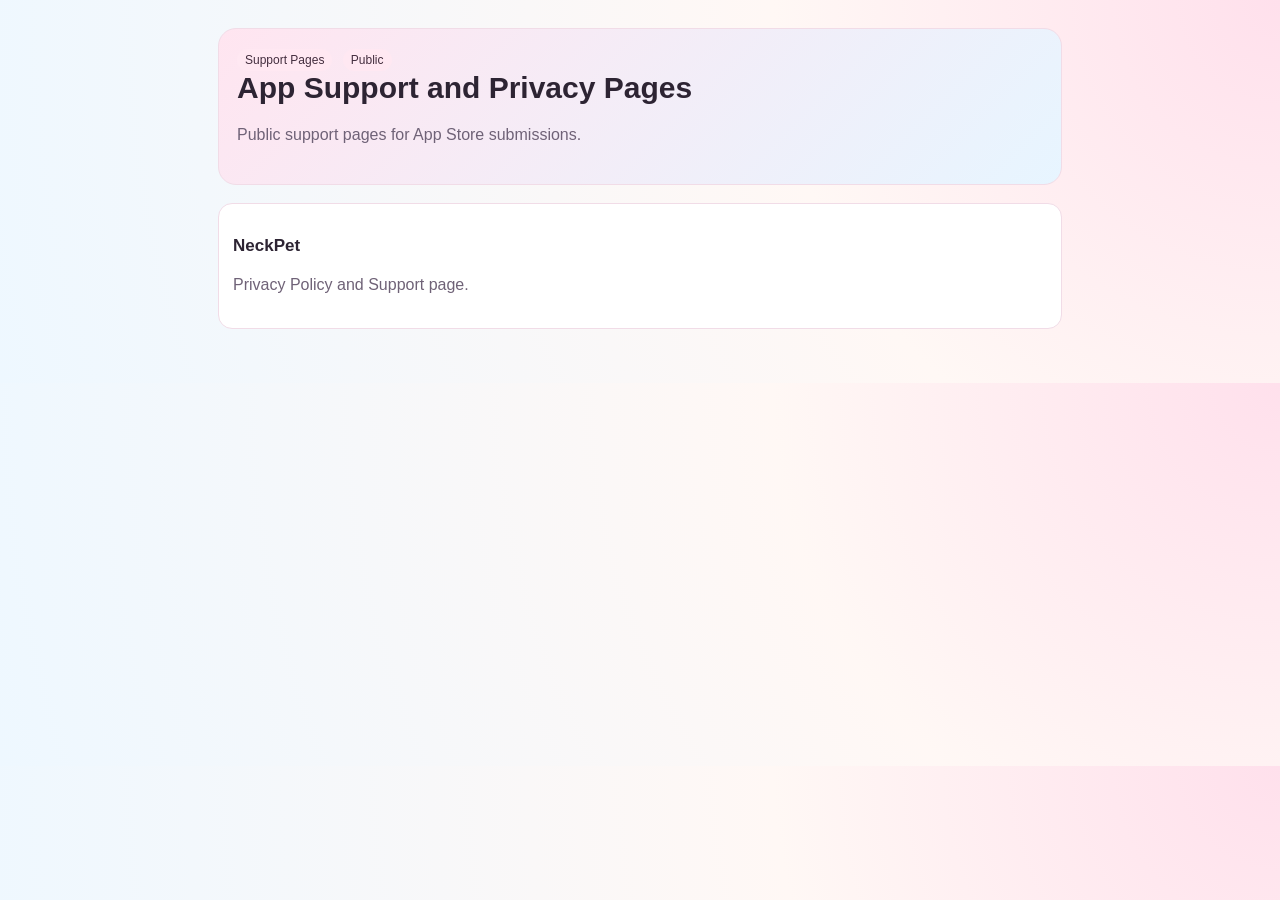
<file: index.html>
<!doctype html>
<html lang="en">
  <head>
    <meta charset="utf-8" />
    <meta name="viewport" content="width=device-width, initial-scale=1" />
    <title>Support Pages</title>
    <link rel="stylesheet" href="./styles.css" />
  </head>
  <body>
    <main class="wrap">
      <section class="hero">
        <span class="tag">Support Pages</span>
        <span class="tag">Public</span>
        <h1>App Support and Privacy Pages</h1>
        <p class="muted">
          Public support pages for App Store submissions.
        </p>
      </section>

      <section class="links">
        <a class="link-card" href="./neckpet/index.html">
          <h3>NeckPet</h3>
          <p class="muted">Privacy Policy and Support page.</p>
        </a>
      </section>
    </main>
  </body>
</html>
</file>
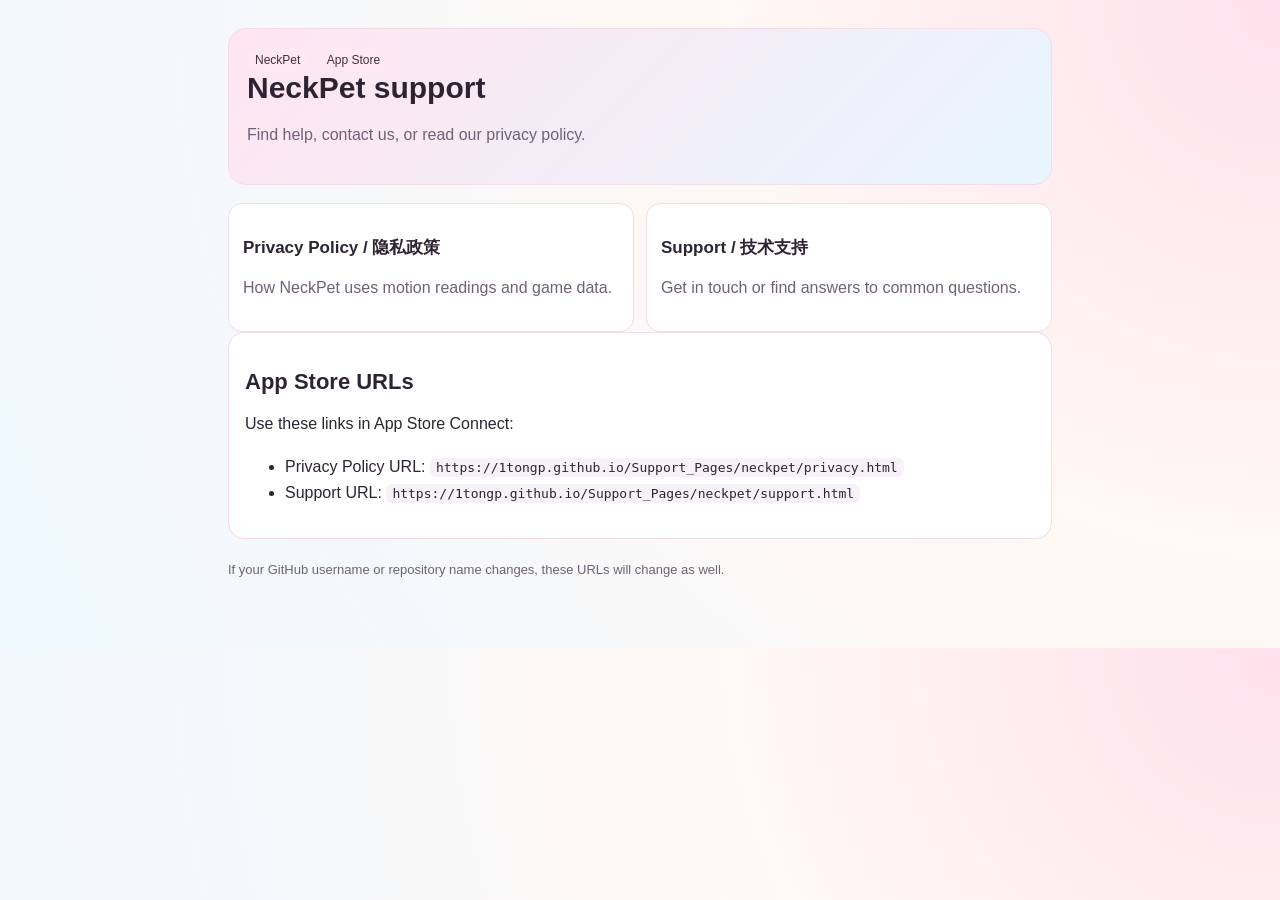
<file: neckpet/index.html>
<!doctype html>
<html lang="en">
  <head>
    <meta charset="utf-8" />
    <meta name="viewport" content="width=device-width, initial-scale=1" />
    <title>NeckPet Support</title>
    <link rel="stylesheet" href="./styles.css" />
  </head>
  <body>
    <main class="wrap">
      <section class="hero">
        <span class="tag">NeckPet</span>
        <span class="tag">App Store</span>
        <h1>NeckPet support</h1>
        <p class="muted">
          Find help, contact us, or read our privacy policy.
        </p>
      </section>

      <section class="links">
        <a class="link-card" href="./privacy.html">
          <h3>Privacy Policy / 隐私政策</h3>
          <p class="muted">How NeckPet uses motion readings and game data.</p>
        </a>
        <a class="link-card" href="./support.html">
          <h3>Support / 技术支持</h3>
          <p class="muted">Get in touch or find answers to common questions.</p>
        </a>
      </section>

      <section class="card">
        <h2>App Store URLs</h2>
        <p>Use these links in App Store Connect:</p>
        <ul>
          <li>
            Privacy Policy URL:
            <code>https://1tongp.github.io/Support_Pages/neckpet/privacy.html</code>
          </li>
          <li>
            Support URL:
            <code>https://1tongp.github.io/Support_Pages/neckpet/support.html</code>
          </li>
        </ul>
      </section>

      <p class="footer">
        If your GitHub username or repository name changes, these URLs will
        change as well.
      </p>
    </main>
  </body>
</html>
</file>
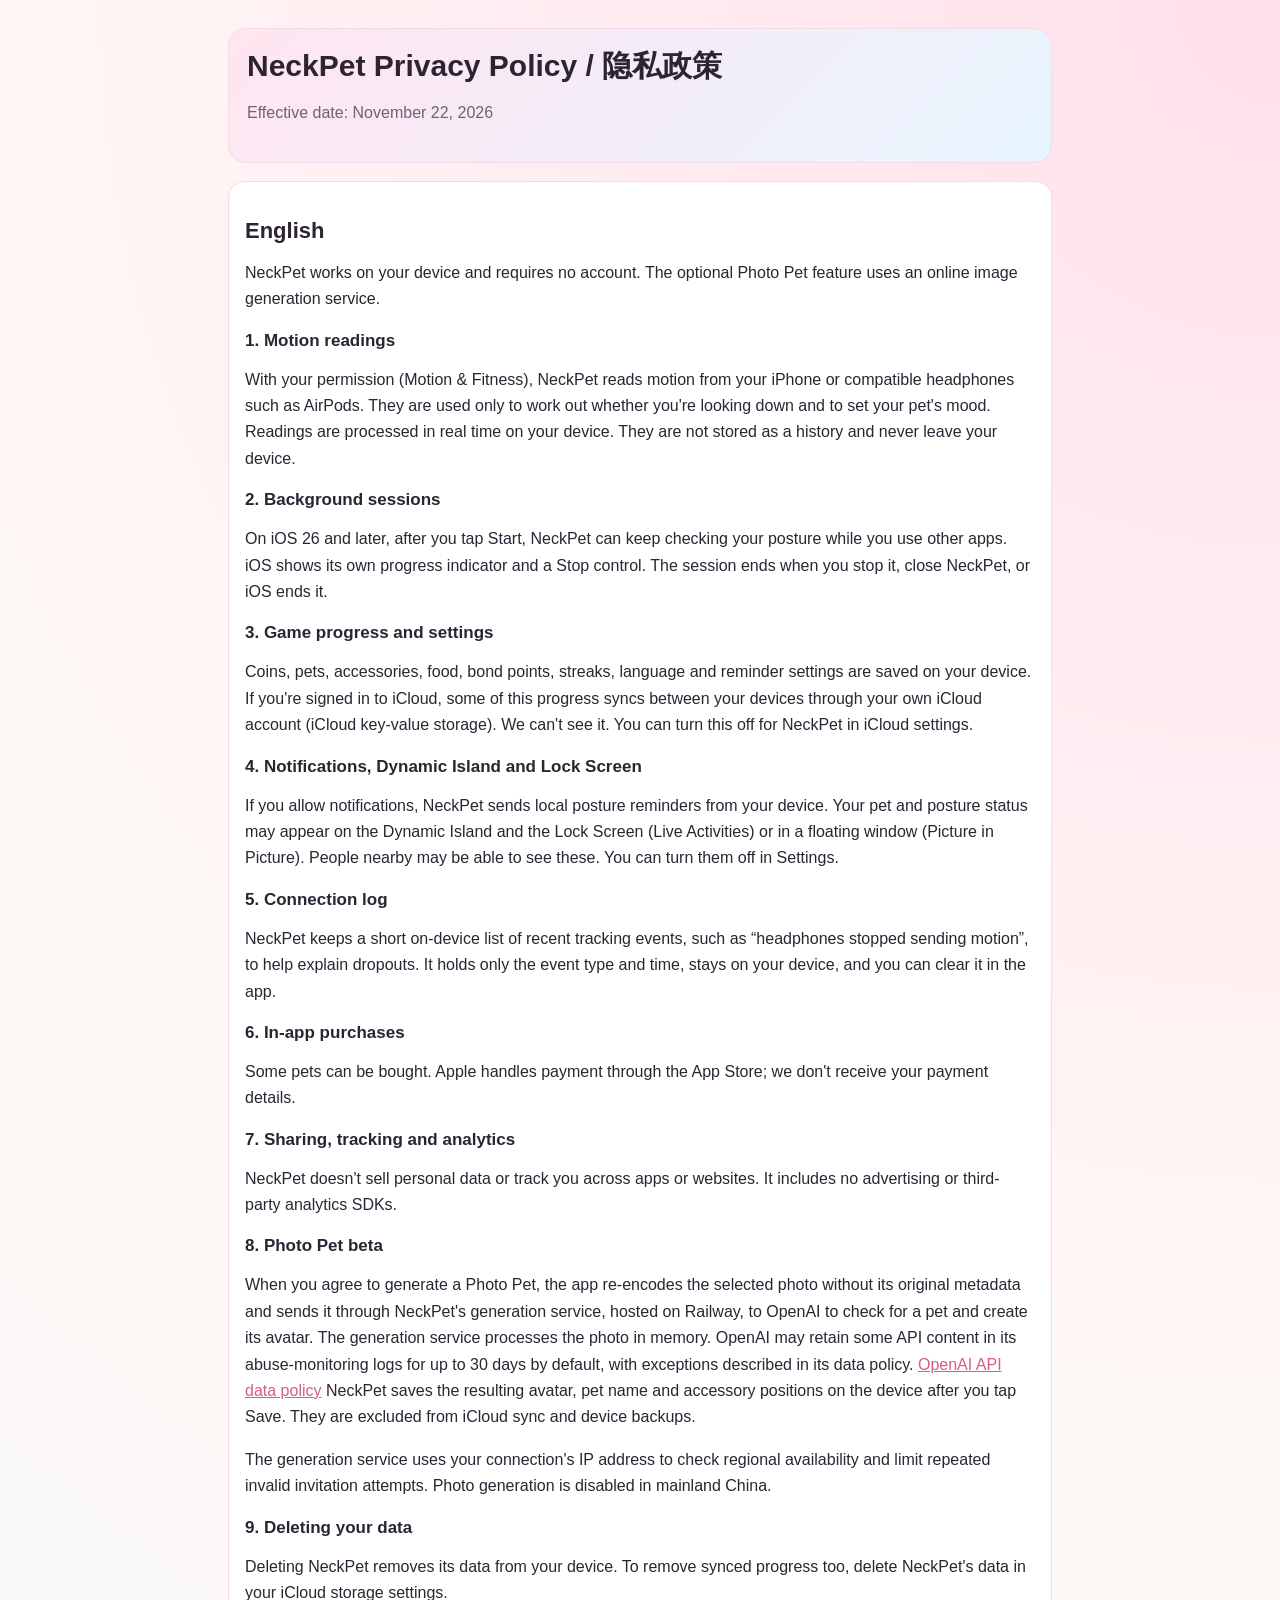
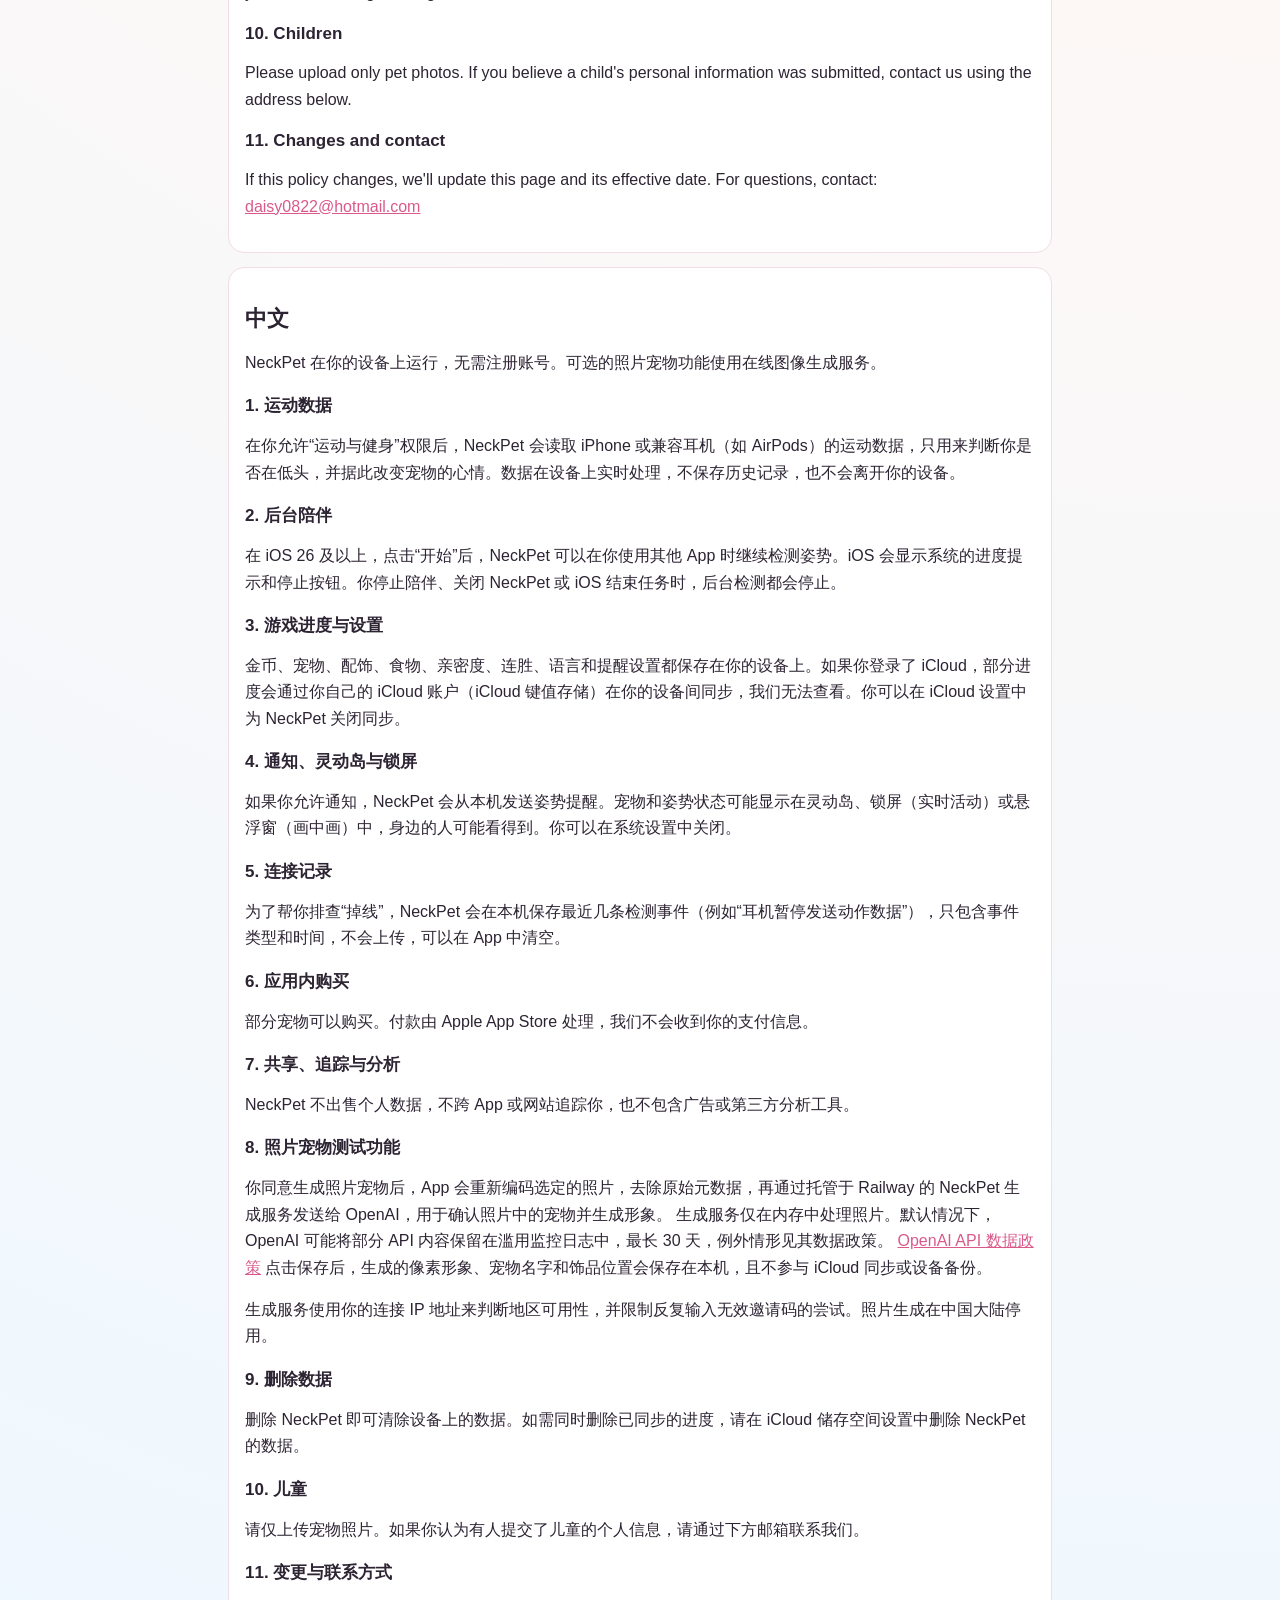
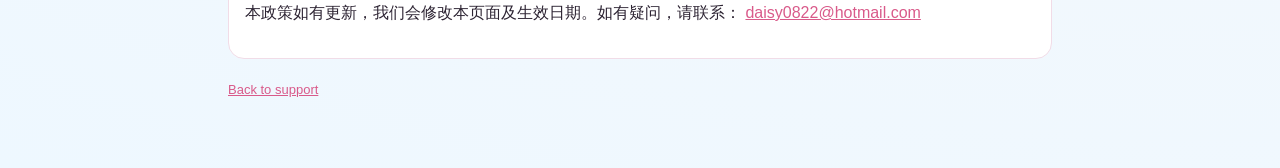
<file: neckpet/privacy.html>
<!doctype html>
<html lang="en">
  <head>
    <meta charset="utf-8" />
    <meta name="viewport" content="width=device-width, initial-scale=1" />
    <title>NeckPet Privacy Policy</title>
    <link rel="stylesheet" href="./styles.css" />
  </head>
  <body>
    <main class="wrap">
      <section class="hero">
        <h1>NeckPet Privacy Policy / 隐私政策</h1>
        <p class="muted">Effective date: November 22, 2026</p>
      </section>

      <section class="card">
        <h2>English</h2>
        <p>
          NeckPet works on your device and requires no account. The optional
          Photo Pet feature uses an online image generation service.
        </p>

        <h3>1. Motion readings</h3>
        <p>
          With your permission (Motion &amp; Fitness), NeckPet reads motion from
          your iPhone or compatible headphones such as AirPods. They are used
          only to work out whether you're looking down and to set your pet's
          mood. Readings are processed in real time on your device. They are not
          stored as a history and never leave your device.
        </p>

        <h3>2. Background sessions</h3>
        <p>
          On iOS 26 and later, after you tap Start, NeckPet can keep checking
          your posture while you use other apps. iOS shows its own progress
          indicator and a Stop control. The session ends when you stop it, close
          NeckPet, or iOS ends it.
        </p>

        <h3>3. Game progress and settings</h3>
        <p>
          Coins, pets, accessories, food, bond points, streaks, language and
          reminder settings are saved on your device. If you're signed in to
          iCloud, some of this progress syncs between your devices through your
          own iCloud account (iCloud key-value storage). We can't see it. You can
          turn this off for NeckPet in iCloud settings.
        </p>

        <h3>4. Notifications, Dynamic Island and Lock Screen</h3>
        <p>
          If you allow notifications, NeckPet sends local posture reminders from
          your device. Your pet and posture status may appear on the Dynamic
          Island and the Lock Screen (Live Activities) or in a floating window
          (Picture in Picture). People nearby may be able to see these. You can
          turn them off in Settings.
        </p>

        <h3>5. Connection log</h3>
        <p>
          NeckPet keeps a short on-device list of recent tracking events, such as
          “headphones stopped sending motion”, to help explain dropouts. It holds
          only the event type and time, stays on your device, and you can clear it
          in the app.
        </p>

        <h3>6. In-app purchases</h3>
        <p>
          Some pets can be bought. Apple handles payment through the App Store;
          we don't receive your payment details.
        </p>

        <h3>7. Sharing, tracking and analytics</h3>
        <p>
          NeckPet doesn't sell personal data or track you across apps or websites.
          It includes no advertising or third-party analytics SDKs.
        </p>

        <h3>8. Photo Pet beta</h3>
        <p>
          When you agree to generate a Photo Pet, the app re-encodes the selected
          photo without its original metadata and sends it through NeckPet's
          generation service, hosted on Railway, to OpenAI to check for a pet and create its avatar.
          The generation service processes the photo in memory. OpenAI may
          retain some API content in its abuse-monitoring logs for up to 30 days
          by default, with exceptions described in its data policy.
          <a href="https://developers.openai.com/api/docs/guides/your-data">OpenAI API data policy</a>
          NeckPet saves the resulting avatar, pet name and accessory positions on the
          device after you tap Save. They are excluded from iCloud sync and
          device backups.
        </p>

        <p>
          The generation service uses your connection's IP address to check
          regional availability and limit repeated invalid invitation attempts.
          Photo generation is disabled in mainland China.
        </p>

        <h3>9. Deleting your data</h3>
        <p>
          Deleting NeckPet removes its data from your device. To remove synced
          progress too, delete NeckPet's data in your iCloud storage settings.
        </p>

        <h3>10. Children</h3>
        <p>Please upload only pet photos. If you believe a child's personal information was submitted, contact us using the address below.</p>

        <h3>11. Changes and contact</h3>
        <p>
          If this policy changes, we'll update this page and its effective date.
          For questions, contact:
          <a href="mailto:daisy0822@hotmail.com">daisy0822@hotmail.com</a>
        </p>
      </section>

      <section class="card">
        <h2>中文</h2>
        <p>
          NeckPet 在你的设备上运行，无需注册账号。可选的照片宠物功能使用在线图像生成服务。
        </p>

        <h3>1. 运动数据</h3>
        <p>
          在你允许“运动与健身”权限后，NeckPet 会读取 iPhone 或兼容耳机（如 AirPods）的运动数据，只用来判断你是否在低头，并据此改变宠物的心情。数据在设备上实时处理，不保存历史记录，也不会离开你的设备。
        </p>

        <h3>2. 后台陪伴</h3>
        <p>
          在 iOS 26 及以上，点击“开始”后，NeckPet 可以在你使用其他 App 时继续检测姿势。iOS 会显示系统的进度提示和停止按钮。你停止陪伴、关闭 NeckPet 或 iOS 结束任务时，后台检测都会停止。
        </p>

        <h3>3. 游戏进度与设置</h3>
        <p>
          金币、宠物、配饰、食物、亲密度、连胜、语言和提醒设置都保存在你的设备上。如果你登录了 iCloud，部分进度会通过你自己的 iCloud 账户（iCloud 键值存储）在你的设备间同步，我们无法查看。你可以在 iCloud 设置中为 NeckPet 关闭同步。
        </p>

        <h3>4. 通知、灵动岛与锁屏</h3>
        <p>
          如果你允许通知，NeckPet 会从本机发送姿势提醒。宠物和姿势状态可能显示在灵动岛、锁屏（实时活动）或悬浮窗（画中画）中，身边的人可能看得到。你可以在系统设置中关闭。
        </p>

        <h3>5. 连接记录</h3>
        <p>
          为了帮你排查“掉线”，NeckPet 会在本机保存最近几条检测事件（例如“耳机暂停发送动作数据”），只包含事件类型和时间，不会上传，可以在 App 中清空。
        </p>

        <h3>6. 应用内购买</h3>
        <p>部分宠物可以购买。付款由 Apple App Store 处理，我们不会收到你的支付信息。</p>

        <h3>7. 共享、追踪与分析</h3>
        <p>NeckPet 不出售个人数据，不跨 App 或网站追踪你，也不包含广告或第三方分析工具。</p>

        <h3>8. 照片宠物测试功能</h3>
        <p>
          你同意生成照片宠物后，App 会重新编码选定的照片，去除原始元数据，再通过托管于 Railway 的 NeckPet 生成服务发送给 OpenAI，用于确认照片中的宠物并生成形象。
          生成服务仅在内存中处理照片。默认情况下，OpenAI 可能将部分 API 内容保留在滥用监控日志中，最长 30 天，例外情形见其数据政策。
          <a href="https://developers.openai.com/api/docs/guides/your-data">OpenAI API 数据政策</a>
          点击保存后，生成的像素形象、宠物名字和饰品位置会保存在本机，且不参与 iCloud 同步或设备备份。
        </p>

        <p>
          生成服务使用你的连接 IP 地址来判断地区可用性，并限制反复输入无效邀请码的尝试。照片生成在中国大陆停用。
        </p>

        <h3>9. 删除数据</h3>
        <p>删除 NeckPet 即可清除设备上的数据。如需同时删除已同步的进度，请在 iCloud 储存空间设置中删除 NeckPet 的数据。</p>

        <h3>10. 儿童</h3>
        <p>请仅上传宠物照片。如果你认为有人提交了儿童的个人信息，请通过下方邮箱联系我们。</p>

        <h3>11. 变更与联系方式</h3>
        <p>
          本政策如有更新，我们会修改本页面及生效日期。如有疑问，请联系：
          <a href="mailto:daisy0822@hotmail.com">daisy0822@hotmail.com</a>
        </p>
      </section>

      <p class="footer"><a href="./index.html">Back to support</a></p>
    </main>
  </body>
</html>
</file>
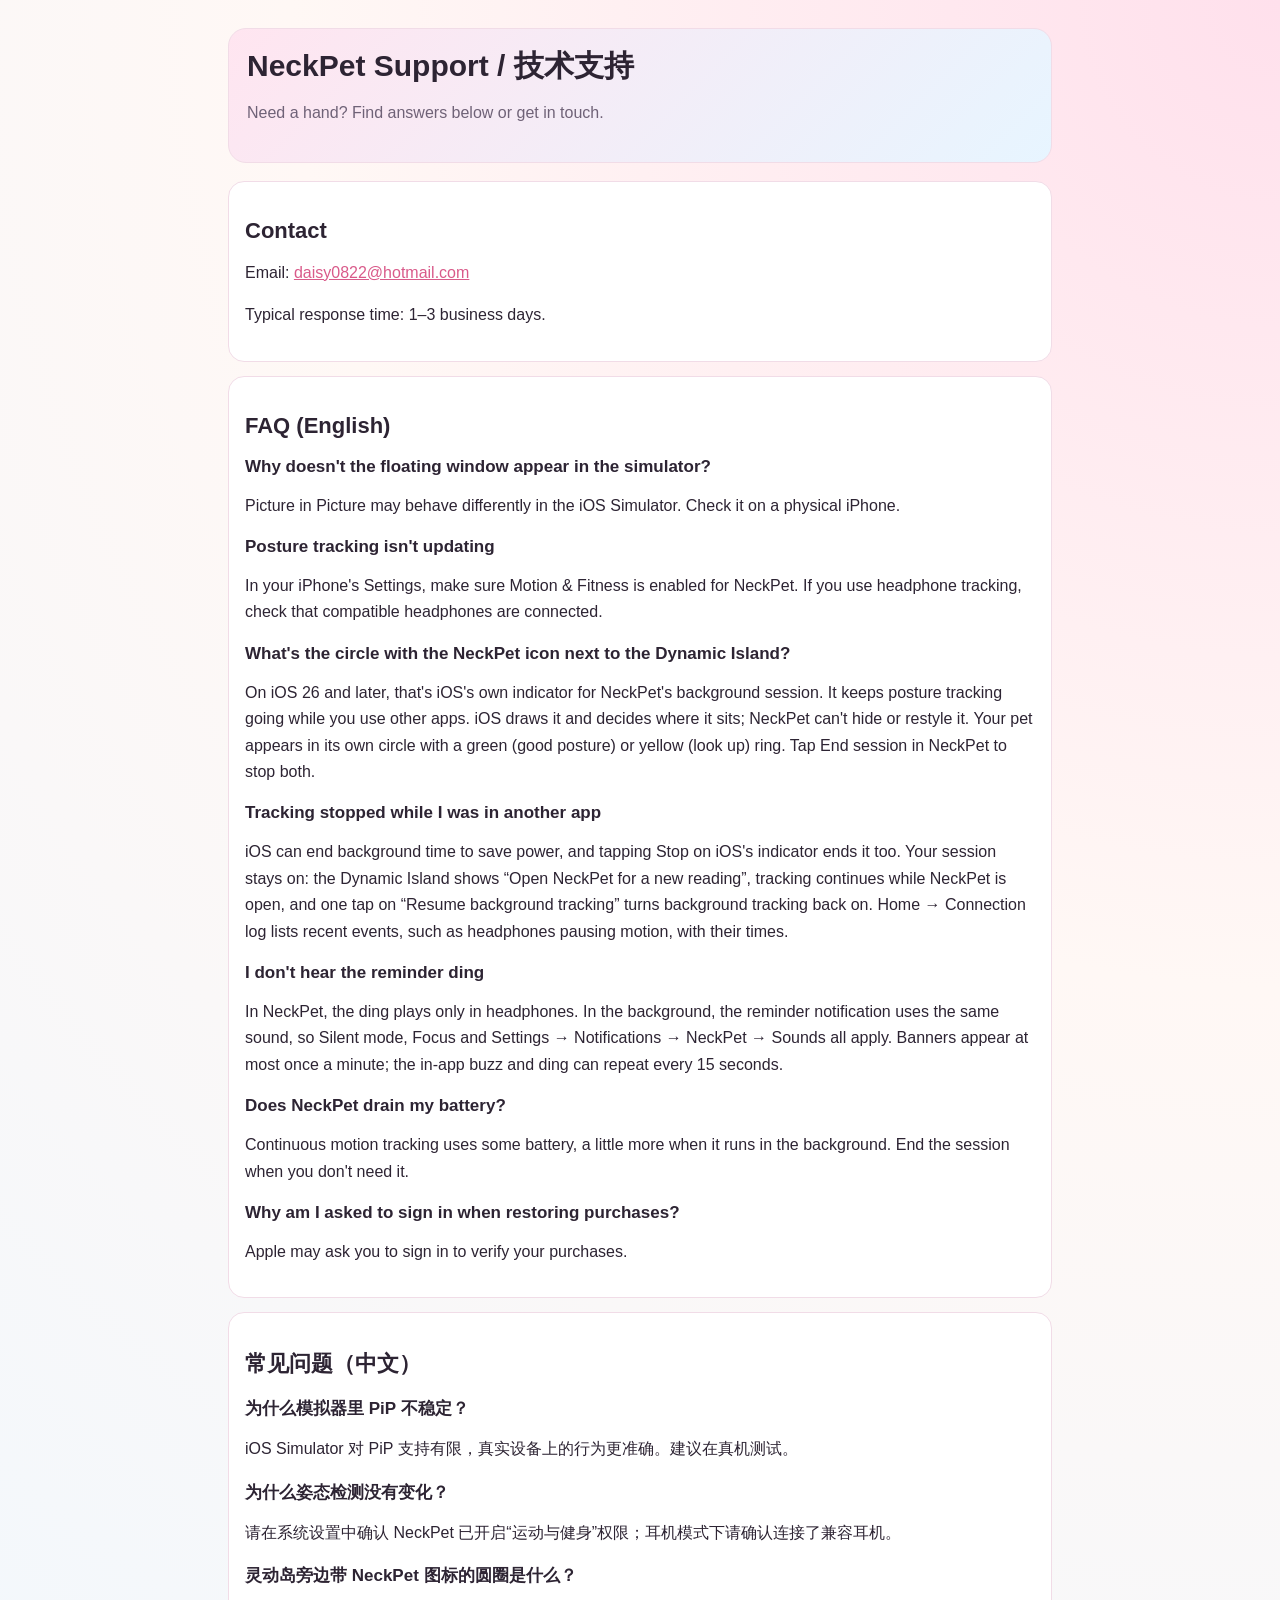
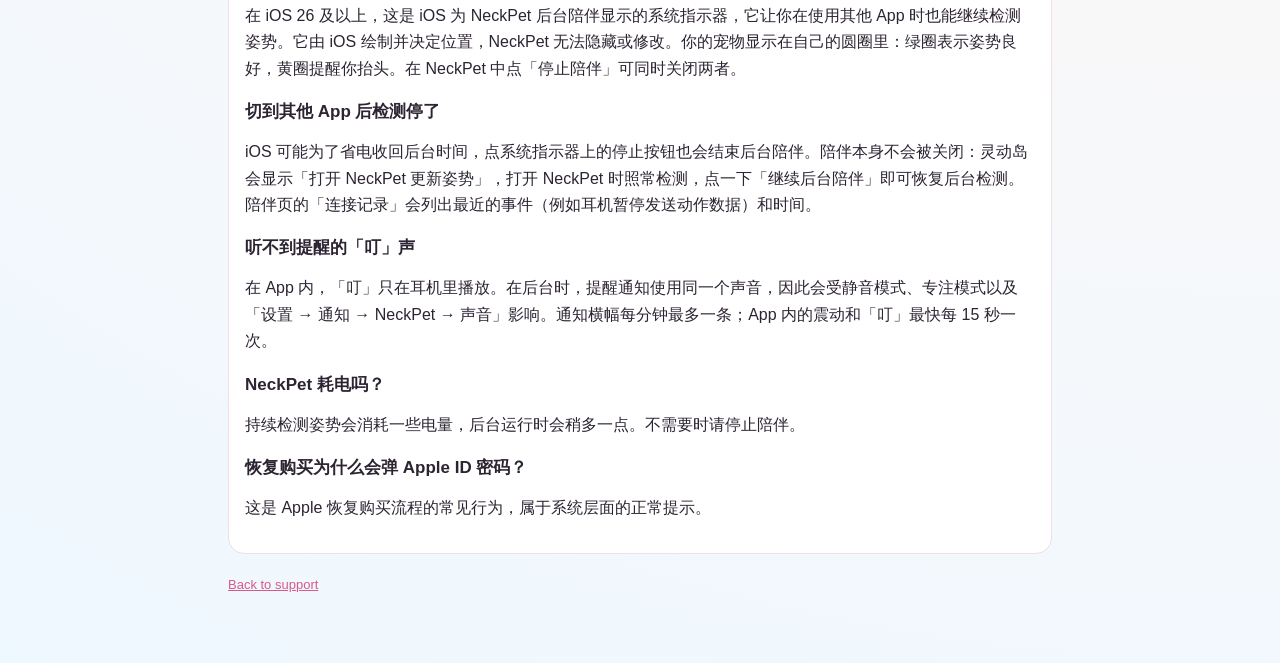
<file: neckpet/support.html>
<!doctype html>
<html lang="en">
  <head>
    <meta charset="utf-8" />
    <meta name="viewport" content="width=device-width, initial-scale=1" />
    <title>NeckPet Support</title>
    <link rel="stylesheet" href="./styles.css" />
  </head>
  <body>
    <main class="wrap">
      <section class="hero">
        <h1>NeckPet Support / 技术支持</h1>
        <p class="muted">Need a hand? Find answers below or get in touch.</p>
      </section>

      <section class="card">
        <h2>Contact</h2>
        <p>
          Email:
          <a href="mailto:daisy0822@hotmail.com">daisy0822@hotmail.com</a>
        </p>
        <p>Typical response time: 1–3 business days.</p>
      </section>

      <section class="card">
        <h2>FAQ (English)</h2>
        <h3>Why doesn't the floating window appear in the simulator?</h3>
        <p>
          Picture in Picture may behave differently in the iOS Simulator.
          Check it on a physical iPhone.
        </p>

        <h3>Posture tracking isn't updating</h3>
        <p>
          In your iPhone's Settings, make sure Motion & Fitness is enabled for
          NeckPet. If you use headphone tracking, check that compatible
          headphones are connected.
        </p>

        <h3>What's the circle with the NeckPet icon next to the Dynamic Island?</h3>
        <p>
          On iOS 26 and later, that's iOS's own indicator for NeckPet's background
          session. It keeps posture tracking going while you use other apps. iOS
          draws it and decides where it sits; NeckPet can't hide or restyle it.
          Your pet appears in its own circle with a green (good posture) or yellow
          (look up) ring. Tap End session in NeckPet to stop both.
        </p>

        <h3>Tracking stopped while I was in another app</h3>
        <p>
          iOS can end background time to save power, and tapping Stop on iOS's
          indicator ends it too. Your session stays on: the Dynamic Island shows
          “Open NeckPet for a new reading”, tracking continues while NeckPet is
          open, and one tap on “Resume background tracking” turns background
          tracking back on. Home → Connection log lists recent events, such as
          headphones pausing motion, with their times.
        </p>

        <h3>I don't hear the reminder ding</h3>
        <p>
          In NeckPet, the ding plays only in headphones. In the background, the
          reminder notification uses the same sound, so Silent mode, Focus and
          Settings → Notifications → NeckPet → Sounds all apply. Banners appear at
          most once a minute; the in-app buzz and ding can repeat every 15 seconds.
        </p>

        <h3>Does NeckPet drain my battery?</h3>
        <p>
          Continuous motion tracking uses some battery, a little more when it runs
          in the background. End the session when you don't need it.
        </p>

        <h3>Why am I asked to sign in when restoring purchases?</h3>
        <p>
          Apple may ask you to sign in to verify your purchases.
        </p>
      </section>

      <section class="card">
        <h2>常见问题（中文）</h2>
        <h3>为什么模拟器里 PiP 不稳定？</h3>
        <p>
          iOS Simulator 对 PiP 支持有限，真实设备上的行为更准确。建议在真机测试。
        </p>

        <h3>为什么姿态检测没有变化？</h3>
        <p>
          请在系统设置中确认 NeckPet 已开启“运动与健身”权限；耳机模式下请确认连接了兼容耳机。
        </p>

        <h3>灵动岛旁边带 NeckPet 图标的圆圈是什么？</h3>
        <p>
          在 iOS 26 及以上，这是 iOS 为 NeckPet 后台陪伴显示的系统指示器，它让你在使用其他 App 时也能继续检测姿势。它由 iOS 绘制并决定位置，NeckPet 无法隐藏或修改。你的宠物显示在自己的圆圈里：绿圈表示姿势良好，黄圈提醒你抬头。在 NeckPet 中点「停止陪伴」可同时关闭两者。
        </p>

        <h3>切到其他 App 后检测停了</h3>
        <p>
          iOS 可能为了省电收回后台时间，点系统指示器上的停止按钮也会结束后台陪伴。陪伴本身不会被关闭：灵动岛会显示「打开 NeckPet 更新姿势」，打开 NeckPet 时照常检测，点一下「继续后台陪伴」即可恢复后台检测。陪伴页的「连接记录」会列出最近的事件（例如耳机暂停发送动作数据）和时间。
        </p>

        <h3>听不到提醒的「叮」声</h3>
        <p>
          在 App 内，「叮」只在耳机里播放。在后台时，提醒通知使用同一个声音，因此会受静音模式、专注模式以及「设置 → 通知 → NeckPet → 声音」影响。通知横幅每分钟最多一条；App 内的震动和「叮」最快每 15 秒一次。
        </p>

        <h3>NeckPet 耗电吗？</h3>
        <p>
          持续检测姿势会消耗一些电量，后台运行时会稍多一点。不需要时请停止陪伴。
        </p>

        <h3>恢复购买为什么会弹 Apple ID 密码？</h3>
        <p>
          这是 Apple 恢复购买流程的常见行为，属于系统层面的正常提示。
        </p>
      </section>

      <p class="footer"><a href="./index.html">Back to support</a></p>
    </main>
  </body>
</html>
</file>
<file: styles.css>
:root {
  --bg: #fff8f5;
  --card: #ffffff;
  --text: #2d2433;
  --muted: #6f6277;
  --line: #f1dce7;
}

* {
  box-sizing: border-box;
}

html,
body {
  margin: 0;
  padding: 0;
  font-family: "Avenir Next", "PingFang SC", "Microsoft YaHei", sans-serif;
  background: radial-gradient(circle at top right, #ffe0ec 0%, var(--bg) 38%, #eef8ff 100%);
  color: var(--text);
}

.wrap {
  max-width: 880px;
  margin: 0 auto;
  padding: 28px 18px 54px;
}

.hero {
  background: linear-gradient(135deg, #ffe5f0 0%, #e7f5ff 100%);
  border: 1px solid var(--line);
  border-radius: 18px;
  padding: 20px 18px;
  margin-bottom: 18px;
}

.card {
  background: var(--card);
  border: 1px solid var(--line);
  border-radius: 16px;
  padding: 16px;
  margin-bottom: 14px;
}

.links {
  display: grid;
  grid-template-columns: repeat(auto-fit, minmax(230px, 1fr));
  gap: 12px;
}

.link-card {
  text-decoration: none;
  color: var(--text);
  background: #ffffff;
  border: 1px solid var(--line);
  border-radius: 14px;
  padding: 14px;
  transition: transform 0.12s ease, border-color 0.12s ease;
}

.link-card:hover {
  transform: translateY(-1px);
  border-color: #f8b6cd;
}

.tag {
  display: inline-block;
  font-size: 12px;
  padding: 4px 8px;
  border-radius: 999px;
  margin-right: 6px;
  color: #442e3f;
  background: #ffe8f2;
}

h1 {
  margin: 0 0 8px;
  font-size: 30px;
  line-height: 1.15;
}

h2 {
  margin: 20px 0 10px;
  font-size: 22px;
}

h3 {
  margin: 18px 0 8px;
  font-size: 17px;
}

p,
li {
  line-height: 1.65;
}

.muted {
  color: var(--muted);
}

a {
  color: #d95a8a;
}

code {
  background: #f7f1f8;
  border-radius: 6px;
  padding: 2px 6px;
}

.footer {
  margin-top: 20px;
  font-size: 13px;
  color: var(--muted);
}
</file>
<file: neckpet/styles.css>
:root {
  --bg: #fff8f5;
  --card: #ffffff;
  --text: #2d2433;
  --muted: #6f6277;
  --accent: #ff7ea8;
  --accent-2: #7bc8ff;
  --line: #f1dce7;
}

* {
  box-sizing: border-box;
}

html,
body {
  margin: 0;
  padding: 0;
  font-family: "Avenir Next", "PingFang SC", "Microsoft YaHei", sans-serif;
  background: radial-gradient(circle at top right, #ffe0ec 0%, var(--bg) 38%, #eef8ff 100%);
  color: var(--text);
}

.wrap {
  max-width: 860px;
  margin: 0 auto;
  padding: 28px 18px 54px;
}

.hero {
  background: linear-gradient(135deg, #ffe5f0 0%, #e7f5ff 100%);
  border: 1px solid var(--line);
  border-radius: 18px;
  padding: 20px 18px;
  margin-bottom: 18px;
}

h1 {
  margin: 0 0 8px;
  font-size: 30px;
  line-height: 1.15;
}

h2 {
  margin: 20px 0 10px;
  font-size: 22px;
}

h3 {
  margin: 18px 0 8px;
  font-size: 17px;
}

p,
li {
  line-height: 1.65;
  color: var(--text);
}

.muted {
  color: var(--muted);
}

.card {
  background: var(--card);
  border: 1px solid var(--line);
  border-radius: 16px;
  padding: 16px 16px;
  margin-bottom: 14px;
}

.links {
  display: grid;
  grid-template-columns: repeat(auto-fit, minmax(220px, 1fr));
  gap: 12px;
}

.link-card {
  text-decoration: none;
  color: var(--text);
  background: #ffffff;
  border: 1px solid var(--line);
  border-radius: 14px;
  padding: 14px;
  transition: transform 0.12s ease, border-color 0.12s ease;
}

.link-card:hover {
  transform: translateY(-1px);
  border-color: #f8b6cd;
}

.tag {
  display: inline-block;
  font-size: 12px;
  padding: 4px 8px;
  border-radius: 999px;
  margin-right: 6px;
  color: #442e3f;
  background: #ffe8f2;
}

a {
  color: #d95a8a;
}

code {
  background: #f7f1f8;
  border-radius: 6px;
  padding: 2px 6px;
}

ul {
  margin-top: 8px;
}

.footer {
  margin-top: 20px;
  font-size: 13px;
  color: var(--muted);
}
</file>
